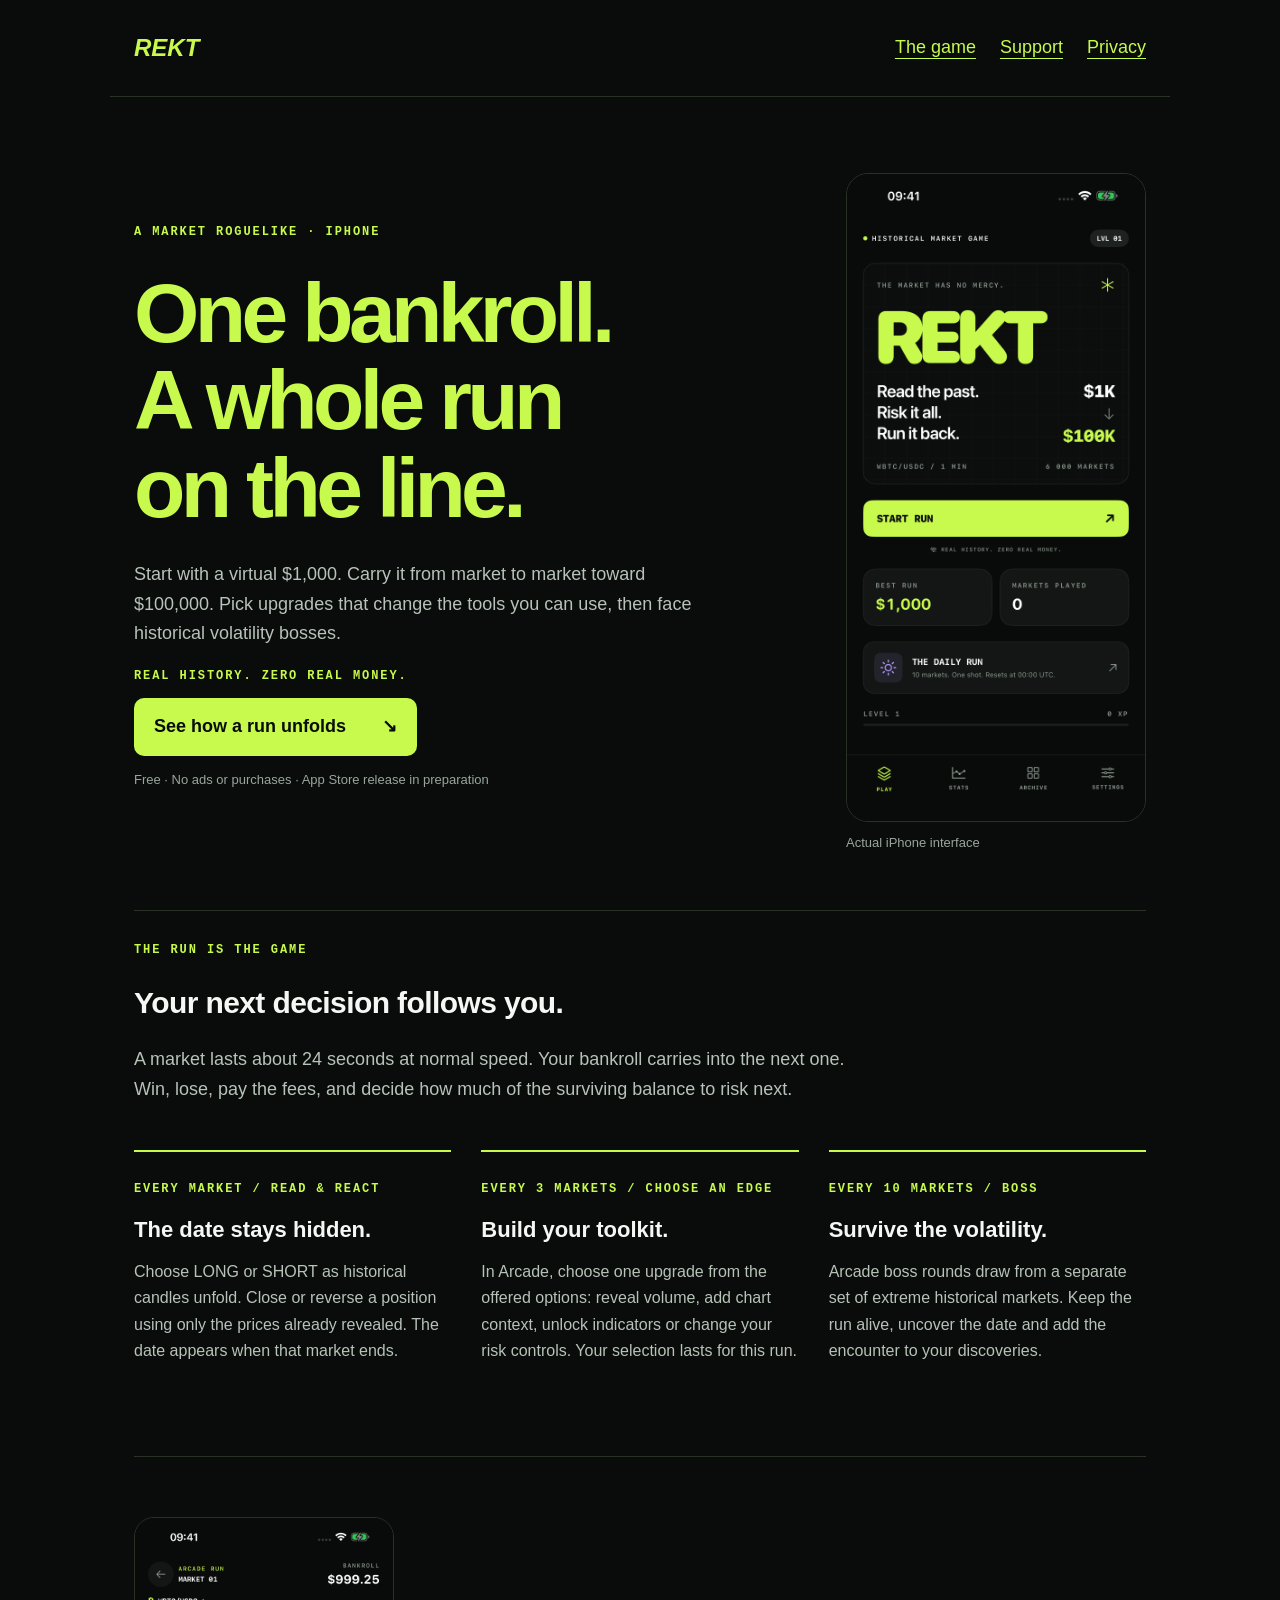
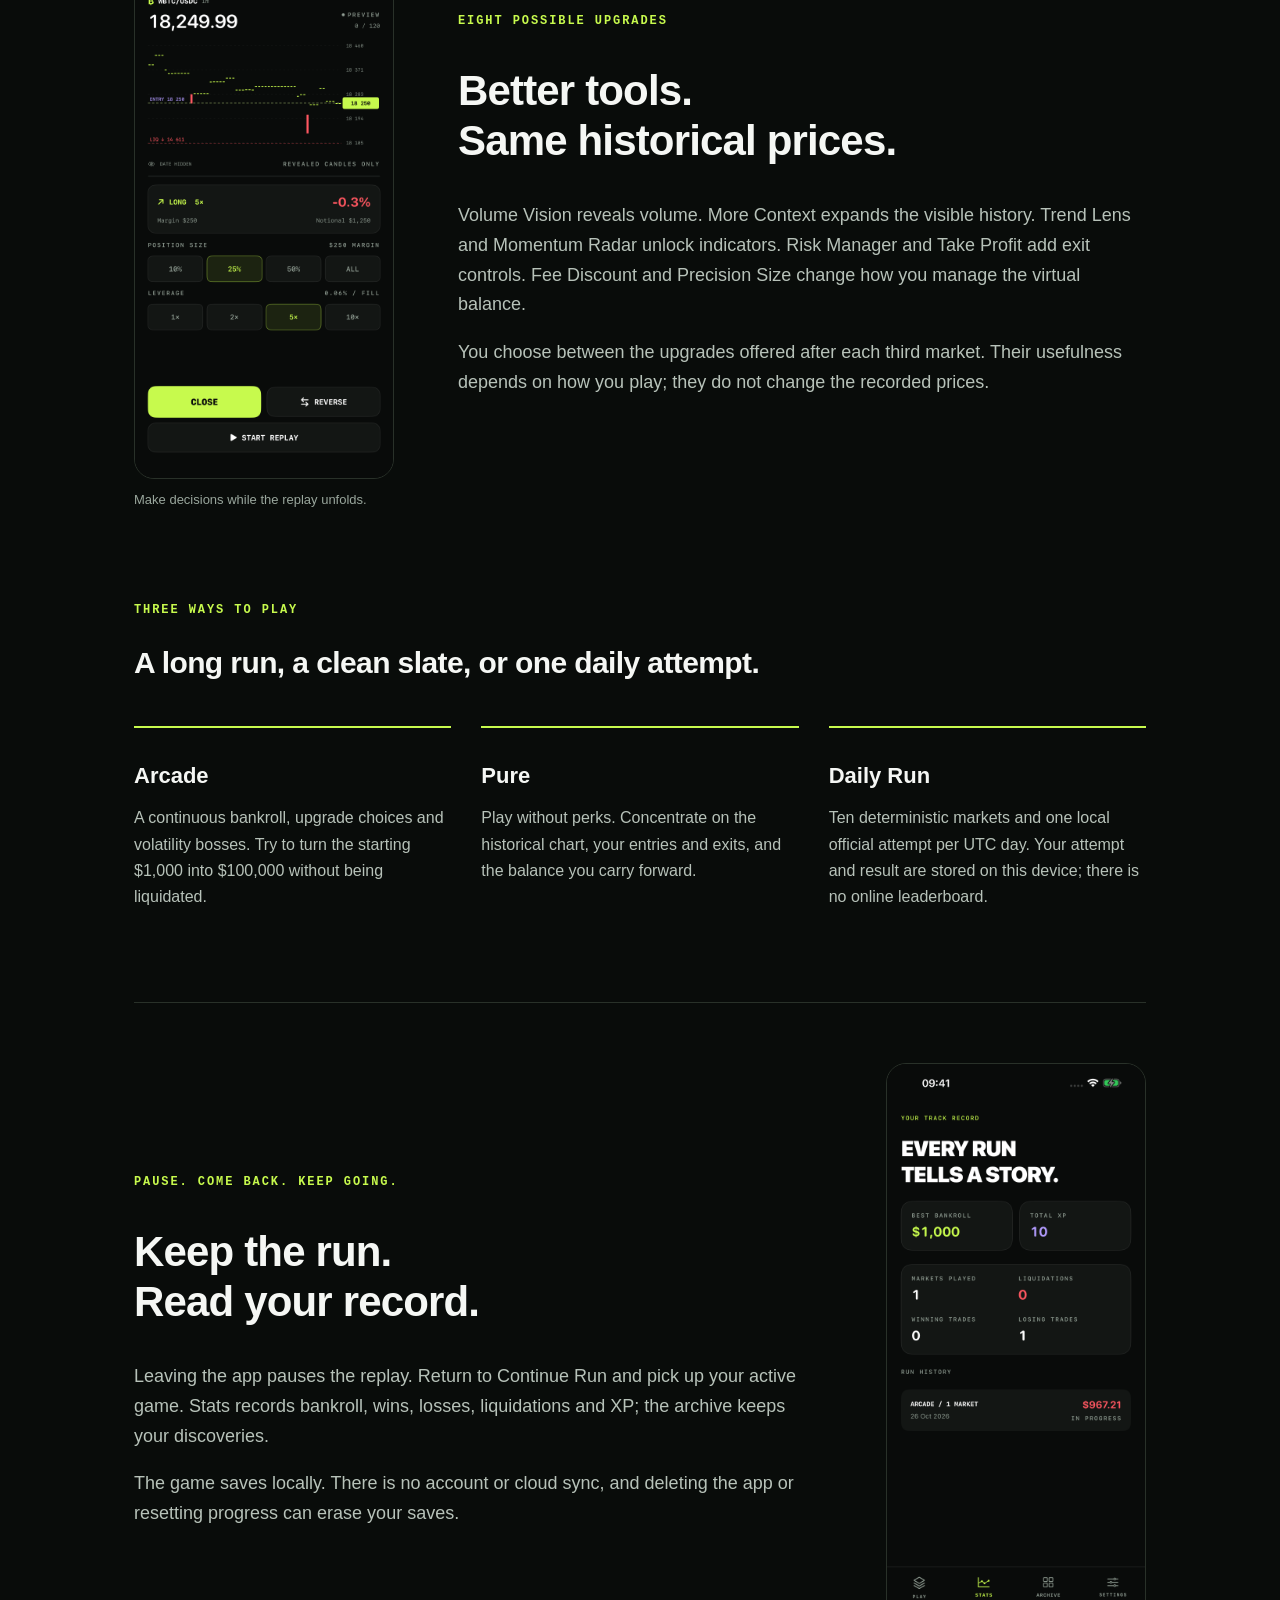
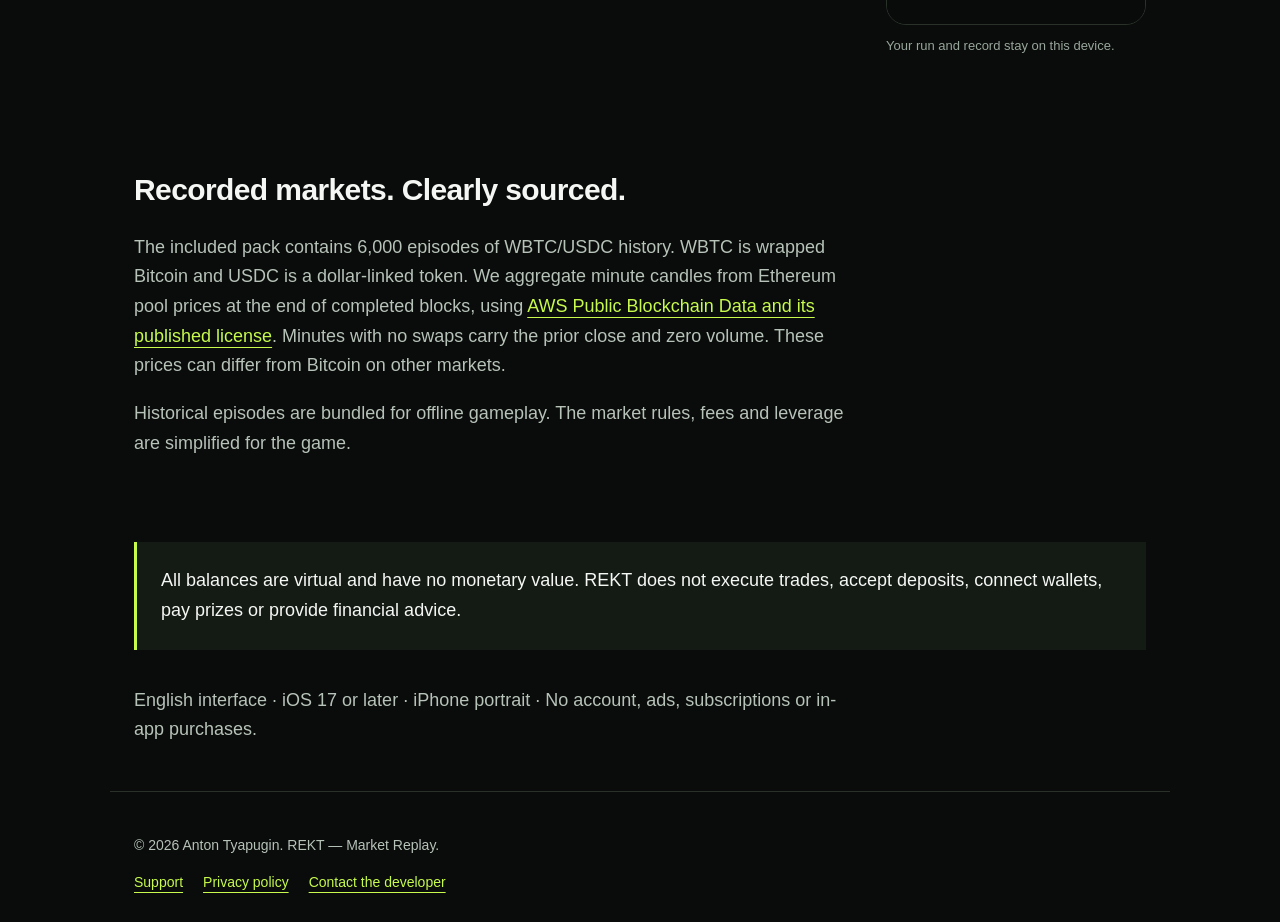
<file: index.html>
<!doctype html>
<html lang="en"><head><meta charset="utf-8"><meta name="viewport" content="width=device-width,initial-scale=1"><meta name="description" content="REKT is a market roguelike for iPhone. Carry a virtual bankroll through historical markets, choose upgrades and face volatility bosses."><meta name="theme-color" content="#090c0a"><title>REKT — A market roguelike for iPhone</title><link rel="icon" href="./icon.png"><link rel="stylesheet" href="./style.css"></head>
<body><nav aria-label="Main navigation"><a class="brand" href="./">REKT</a><a href="#run">The game</a><a href="./support.html">Support</a><a href="./privacy.html">Privacy</a></nav>
<main>
<section class="hero game-hero"><div><div class="eyebrow">A market roguelike · iPhone</div><h1>One bankroll.<br>A whole run<br>on the line.</h1><p>Start with a virtual $1,000. Carry it from market to market toward $100,000. Pick upgrades that change the tools you can use, then face historical volatility bosses.</p><p class="eyebrow">Real history. Zero real money.</p><a class="cta" href="#run">See how a run unfolds <span aria-hidden="true">↘</span></a><p class="release-note">Free · No ads or purchases · App Store release in preparation</p></div><figure class="hero-shot"><img src="./01-home.png" width="1320" height="2868" alt="Actual REKT iPhone home screen with Start Run, Daily Run and local progress"><figcaption>Actual iPhone interface</figcaption></figure></section>
<section id="run"><div class="eyebrow">The run is the game</div><h2>Your next decision follows you.</h2><p>A market lasts about 24 seconds at normal speed. Your bankroll carries into the next one. Win, lose, pay the fees, and decide how much of the surviving balance to risk next.</p><div class="steps"><article class="step"><span class="eyebrow">Every market / Read & react</span><h3>The date stays hidden.</h3><p>Choose LONG or SHORT as historical candles unfold. Close or reverse a position using only the prices already revealed. The date appears when that market ends.</p></article><article class="step"><span class="eyebrow">Every 3 markets / Choose an edge</span><h3>Build your toolkit.</h3><p>In Arcade, choose one upgrade from the offered options: reveal volume, add chart context, unlock indicators or change your risk controls. Your selection lasts for this run.</p></article><article class="step"><span class="eyebrow">Every 10 markets / Boss</span><h3>Survive the volatility.</h3><p>Arcade boss rounds draw from a separate set of extreme historical markets. Keep the run alive, uncover the date and add the encounter to your discoveries.</p></article></div></section>
<section class="screen-story"><figure><img src="./02-position.png" width="1320" height="2868" loading="lazy" alt="Actual REKT replay screen with a historical candlestick chart and position controls"><figcaption>Make decisions while the replay unfolds.</figcaption></figure><div><div class="eyebrow">Eight possible upgrades</div><h2>Better tools.<br>Same historical prices.</h2><p>Volume Vision reveals volume. More Context expands the visible history. Trend Lens and Momentum Radar unlock indicators. Risk Manager and Take Profit add exit controls. Fee Discount and Precision Size change how you manage the virtual balance.</p><p>You choose between the upgrades offered after each third market. Their usefulness depends on how you play; they do not change the recorded prices.</p></div></section>
<section><div class="eyebrow">Three ways to play</div><h2>A long run, a clean slate, or one daily attempt.</h2><div class="steps"><article class="step"><h3>Arcade</h3><p>A continuous bankroll, upgrade choices and volatility bosses. Try to turn the starting $1,000 into $100,000 without being liquidated.</p></article><article class="step"><h3>Pure</h3><p>Play without perks. Concentrate on the historical chart, your entries and exits, and the balance you carry forward.</p></article><article class="step"><h3>Daily Run</h3><p>Ten deterministic markets and one local official attempt per UTC day. Your attempt and result are stored on this device; there is no online leaderboard.</p></article></div></section>
<section class="screen-story reverse"><figure><img src="./04-stats.png" width="1320" height="2868" loading="lazy" alt="Actual REKT Stats screen with virtual bankroll, XP, markets played and saved run history"><figcaption>Your run and record stay on this device.</figcaption></figure><div><div class="eyebrow">Pause. Come back. Keep going.</div><h2>Keep the run.<br>Read your record.</h2><p>Leaving the app pauses the replay. Return to Continue Run and pick up your active game. Stats records bankroll, wins, losses, liquidations and XP; the archive keeps your discoveries.</p><p>The game saves locally. There is no account or cloud sync, and deleting the app or resetting progress can erase your saves.</p></div></section>
<section><h2>Recorded markets. Clearly sourced.</h2><p>The included pack contains 6,000 episodes of WBTC/USDC history. WBTC is wrapped Bitcoin and USDC is a dollar-linked token. We aggregate minute candles from Ethereum pool prices at the end of completed blocks, using <a href="https://registry.opendata.aws/aws-public-blockchain/">AWS Public Blockchain Data and its published license</a>. Minutes with no swaps carry the prior close and zero volume. These prices can differ from Bitcoin on other markets.</p><p>Historical episodes are bundled for offline gameplay. The market rules, fees and leverage are simplified for the game.</p></section>
<aside class="note">All balances are virtual and have no monetary value. REKT does not execute trades, accept deposits, connect wallets, pay prizes or provide financial advice.</aside>
<p>English interface · iOS 17 or later · iPhone portrait · No account, ads, subscriptions or in-app purchases.</p>
</main><footer><p>© 2026 Anton Tyapugin. REKT — Market Replay.</p><a href="./support.html">Support</a><a href="./privacy.html">Privacy policy</a><a href="mailto:developtonyt@icloud.com">Contact the developer</a></footer></body></html>
</file>
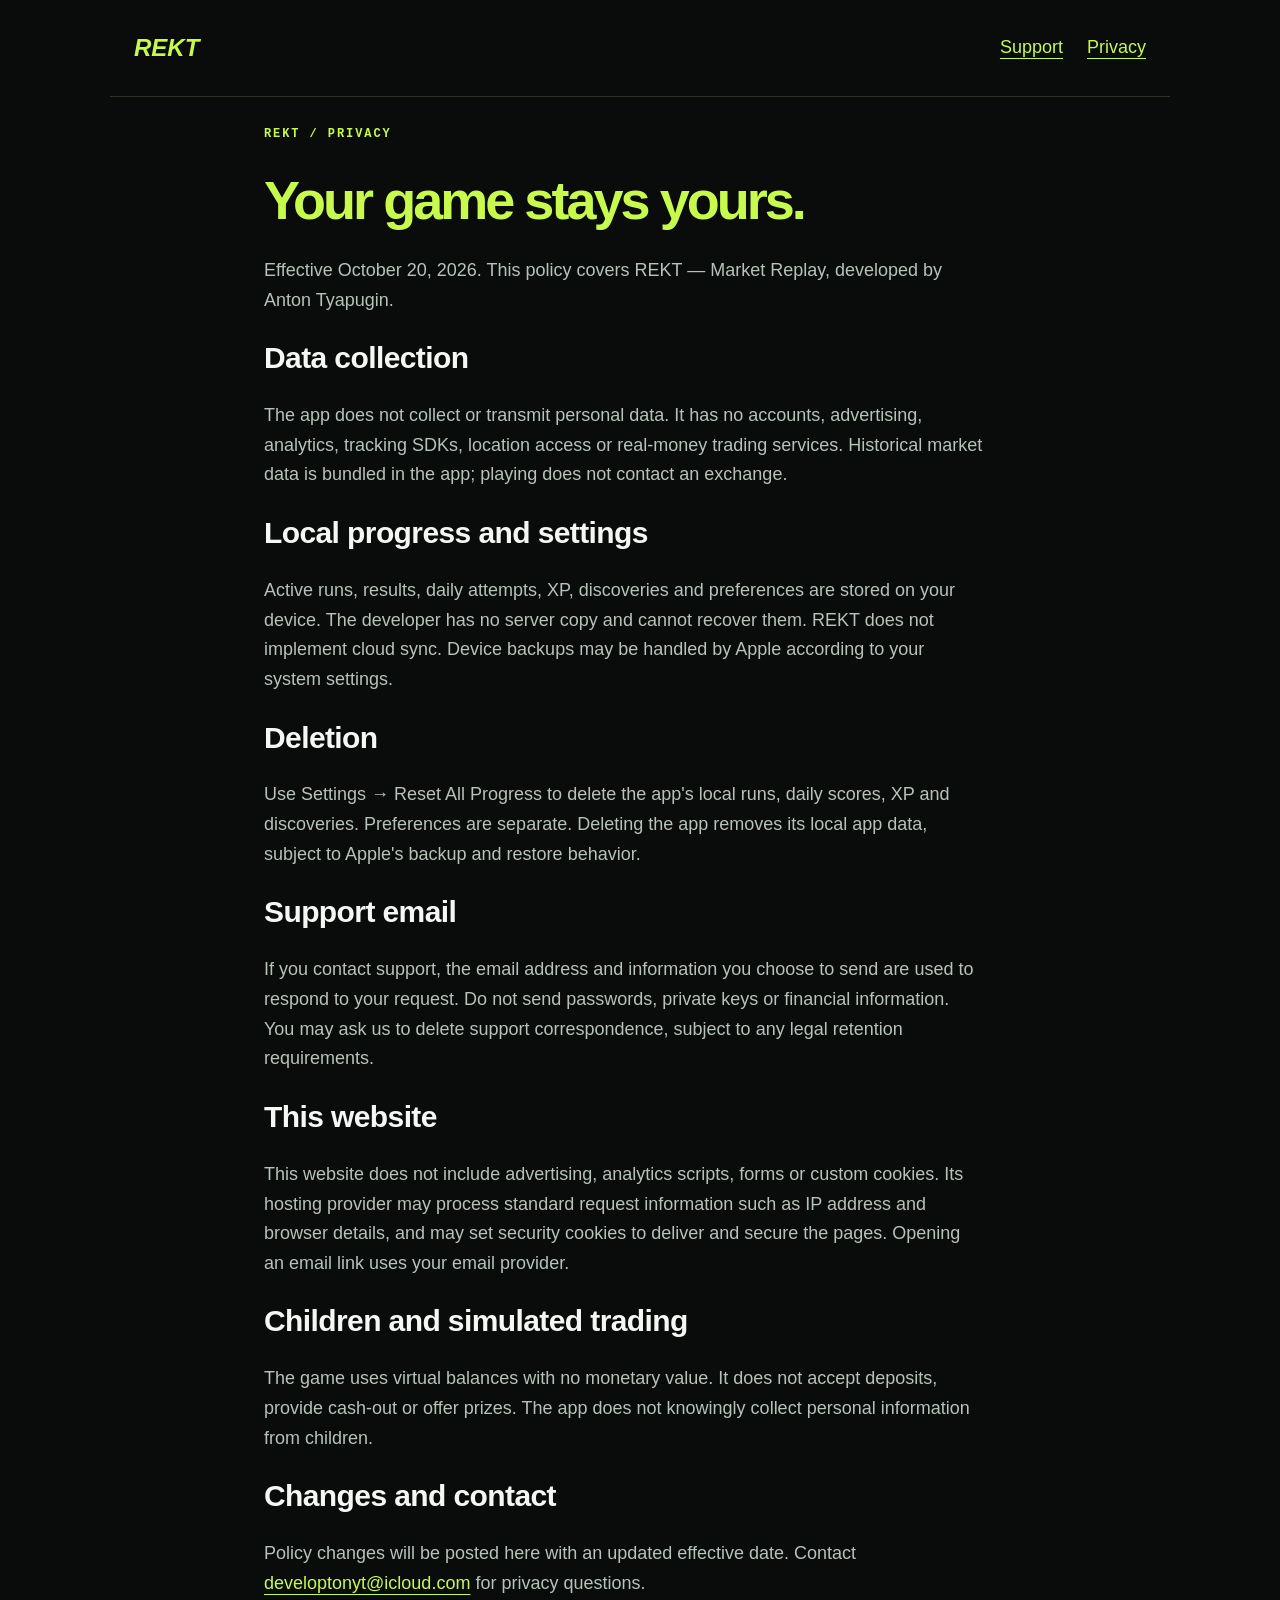
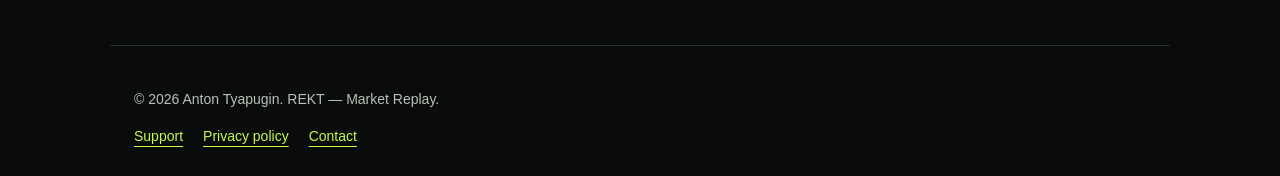
<file: privacy.html>
<!doctype html><html lang="en"><head><meta charset="utf-8"><meta name="viewport" content="width=device-width,initial-scale=1"><meta name="description" content="REKT stores game progress locally and does not collect analytics, identifiers or trading data."><meta name="theme-color" content="#090c0a"><title>REKT Privacy Policy</title><link rel="icon" href="./icon.png"><link rel="stylesheet" href="./style.css"></head><body><nav aria-label="Main navigation"><a class="brand" href="./">REKT</a><a href="./support.html">Support</a><a href="./privacy.html">Privacy</a></nav><main class="legal"><div class="eyebrow">REKT / Privacy</div><h1>Your game stays yours.</h1><p>Effective October 20, 2026. This policy covers REKT — Market Replay, developed by Anton Tyapugin.</p><h2>Data collection</h2><p>The app does not collect or transmit personal data. It has no accounts, advertising, analytics, tracking SDKs, location access or real-money trading services. Historical market data is bundled in the app; playing does not contact an exchange.</p><h2>Local progress and settings</h2><p>Active runs, results, daily attempts, XP, discoveries and preferences are stored on your device. The developer has no server copy and cannot recover them. REKT does not implement cloud sync. Device backups may be handled by Apple according to your system settings.</p><h2>Deletion</h2><p>Use Settings → Reset All Progress to delete the app's local runs, daily scores, XP and discoveries. Preferences are separate. Deleting the app removes its local app data, subject to Apple's backup and restore behavior.</p><h2>Support email</h2><p>If you contact support, the email address and information you choose to send are used to respond to your request. Do not send passwords, private keys or financial information. You may ask us to delete support correspondence, subject to any legal retention requirements.</p><h2>This website</h2><p>This website does not include advertising, analytics scripts, forms or custom cookies. Its hosting provider may process standard request information such as IP address and browser details, and may set security cookies to deliver and secure the pages. Opening an email link uses your email provider.</p><h2>Children and simulated trading</h2><p>The game uses virtual balances with no monetary value. It does not accept deposits, provide cash-out or offer prizes. The app does not knowingly collect personal information from children.</p><h2>Changes and contact</h2><p>Policy changes will be posted here with an updated effective date. Contact <a href="mailto:developtonyt@icloud.com">developtonyt@icloud.com</a> for privacy questions.</p></main><footer><p>© 2026 Anton Tyapugin. REKT — Market Replay.</p><a href="./support.html">Support</a><a href="./privacy.html">Privacy policy</a><a href="mailto:developtonyt@icloud.com">Contact</a></footer></body></html>
</file>
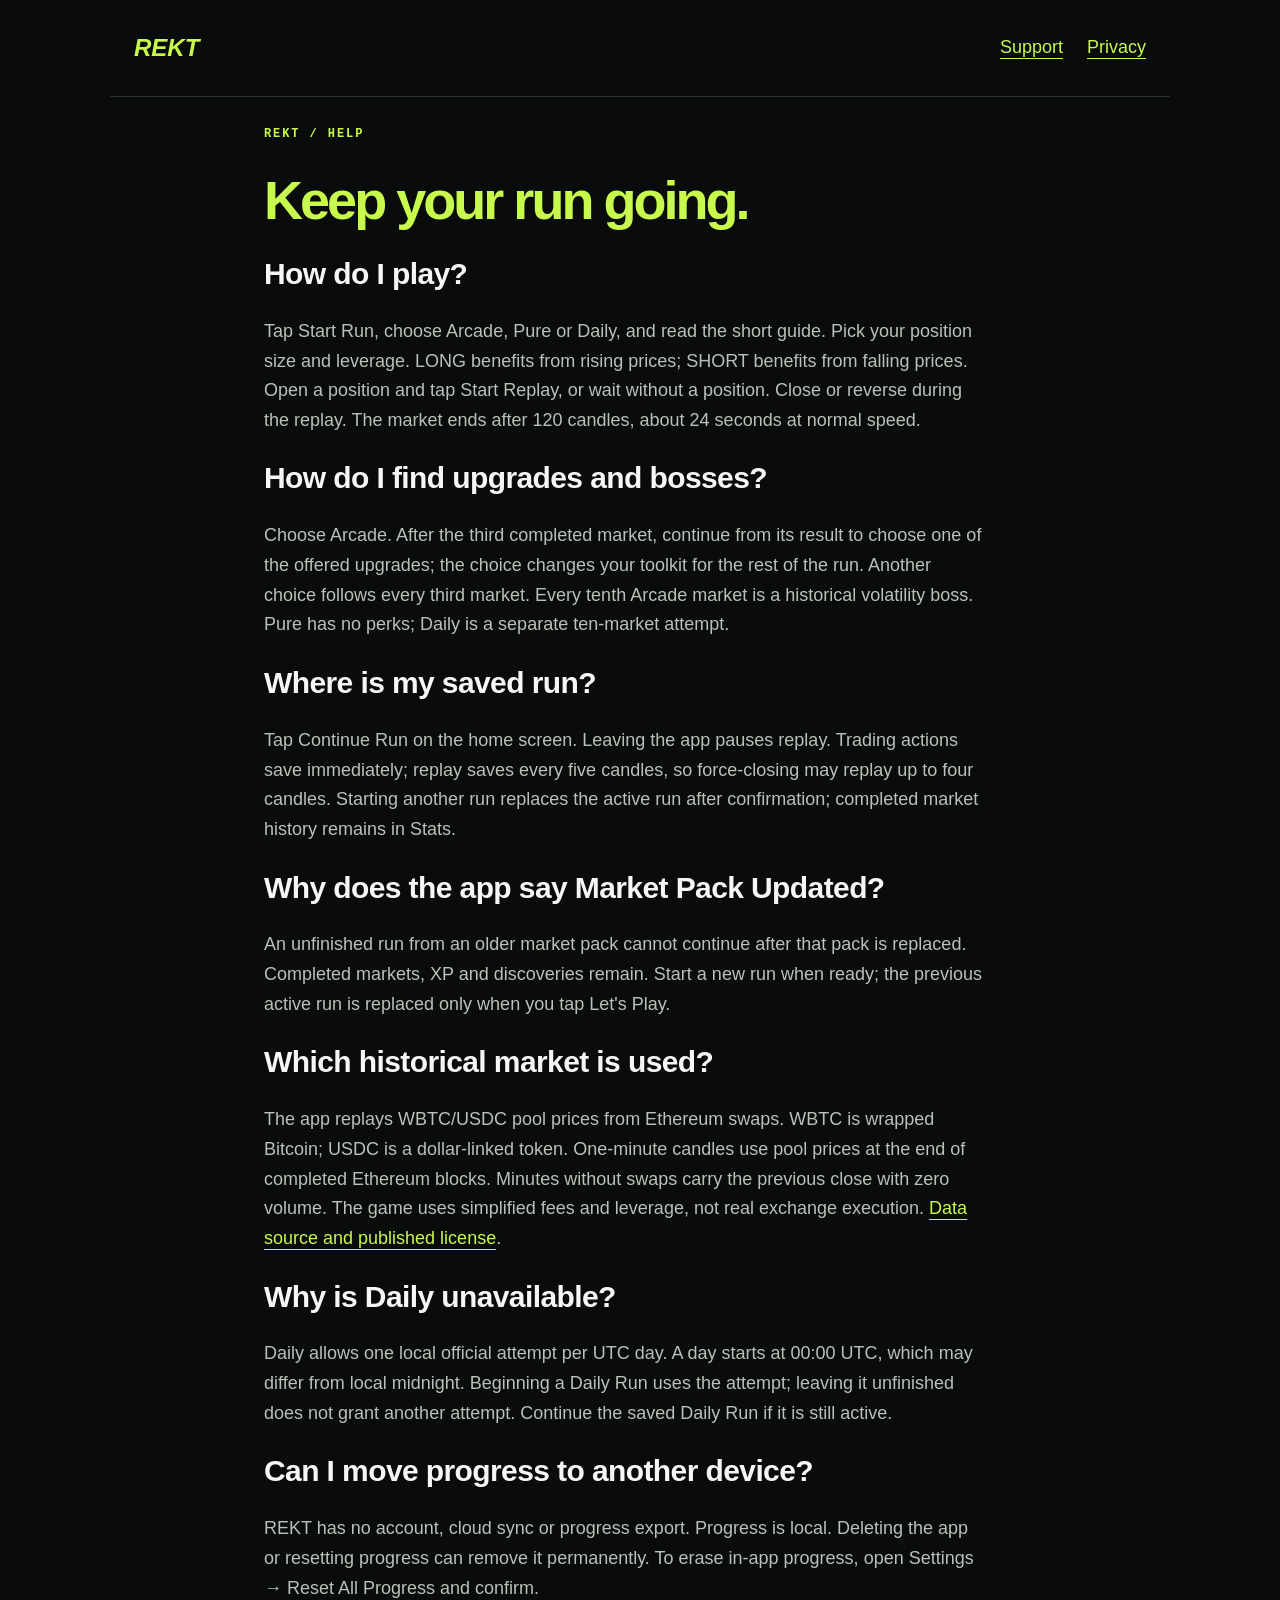
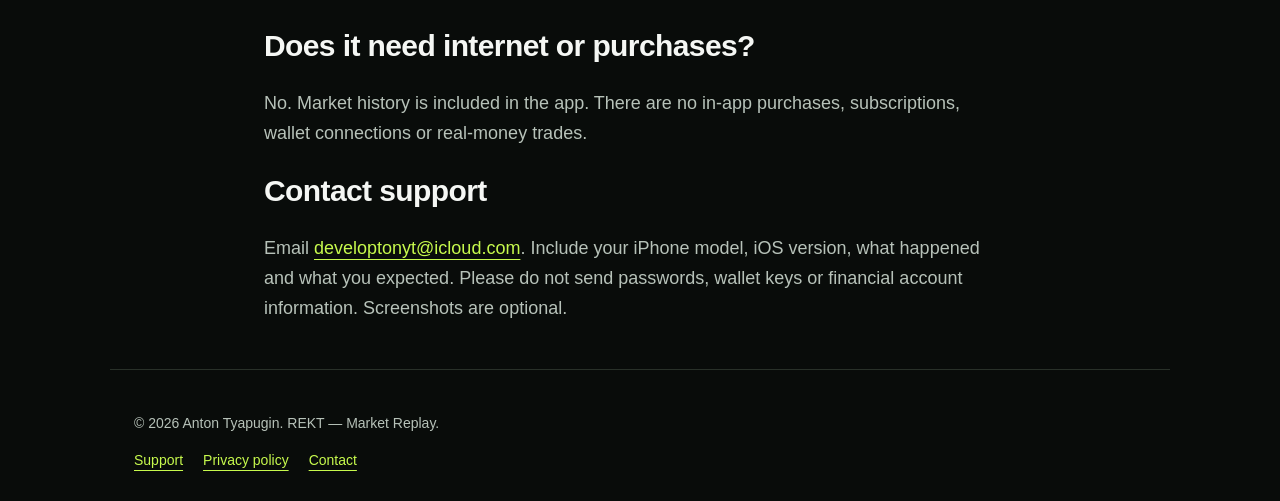
<file: support.html>
<!doctype html><html lang="en"><head><meta charset="utf-8"><meta name="viewport" content="width=device-width,initial-scale=1"><meta name="description" content="Help with replay, local saves, Daily Run and progress in REKT."><meta name="theme-color" content="#090c0a"><title>REKT Support</title><link rel="icon" href="./icon.png"><link rel="stylesheet" href="./style.css"></head><body><nav aria-label="Main navigation"><a class="brand" href="./">REKT</a><a href="./support.html">Support</a><a href="./privacy.html">Privacy</a></nav><main class="legal"><div class="eyebrow">REKT / Help</div><h1>Keep your run going.</h1><h2>How do I play?</h2><p>Tap Start Run, choose Arcade, Pure or Daily, and read the short guide. Pick your position size and leverage. LONG benefits from rising prices; SHORT benefits from falling prices. Open a position and tap Start Replay, or wait without a position. Close or reverse during the replay. The market ends after 120 candles, about 24 seconds at normal speed.</p><h2>How do I find upgrades and bosses?</h2><p>Choose Arcade. After the third completed market, continue from its result to choose one of the offered upgrades; the choice changes your toolkit for the rest of the run. Another choice follows every third market. Every tenth Arcade market is a historical volatility boss. Pure has no perks; Daily is a separate ten-market attempt.</p><h2>Where is my saved run?</h2><p>Tap Continue Run on the home screen. Leaving the app pauses replay. Trading actions save immediately; replay saves every five candles, so force-closing may replay up to four candles. Starting another run replaces the active run after confirmation; completed market history remains in Stats.</p><h2>Why does the app say Market Pack Updated?</h2><p>An unfinished run from an older market pack cannot continue after that pack is replaced. Completed markets, XP and discoveries remain. Start a new run when ready; the previous active run is replaced only when you tap Let's Play.</p><h2>Which historical market is used?</h2><p>The app replays WBTC/USDC pool prices from Ethereum swaps. WBTC is wrapped Bitcoin; USDC is a dollar-linked token. One-minute candles use pool prices at the end of completed Ethereum blocks. Minutes without swaps carry the previous close with zero volume. The game uses simplified fees and leverage, not real exchange execution. <a href="https://registry.opendata.aws/aws-public-blockchain/">Data source and published license</a>.</p><h2>Why is Daily unavailable?</h2><p>Daily allows one local official attempt per UTC day. A day starts at 00:00 UTC, which may differ from local midnight. Beginning a Daily Run uses the attempt; leaving it unfinished does not grant another attempt. Continue the saved Daily Run if it is still active.</p><h2>Can I move progress to another device?</h2><p>REKT has no account, cloud sync or progress export. Progress is local. Deleting the app or resetting progress can remove it permanently. To erase in-app progress, open Settings → Reset All Progress and confirm.</p><h2>Does it need internet or purchases?</h2><p>No. Market history is included in the app. There are no in-app purchases, subscriptions, wallet connections or real-money trades.</p><h2>Contact support</h2><p>Email <a href="mailto:developtonyt@icloud.com?subject=REKT%20support">developtonyt@icloud.com</a>. Include your iPhone model, iOS version, what happened and what you expected. Please do not send passwords, wallet keys or financial account information. Screenshots are optional.</p></main><footer><p>© 2026 Anton Tyapugin. REKT — Market Replay.</p><a href="./support.html">Support</a><a href="./privacy.html">Privacy policy</a><a href="mailto:developtonyt@icloud.com">Contact</a></footer></body></html>
</file>
<file: style.css>
*{box-sizing:border-box}body{margin:0;background:#090c0a;color:#f5f7f4;font:18px/1.65 -apple-system,BlinkMacSystemFont,Segoe UI,sans-serif}a{color:#c7fa4d;text-underline-offset:5px}a:focus-visible{outline:3px solid #c7fa4d;outline-offset:5px}nav,main,footer{max-width:1060px;margin:auto;padding:28px 24px}nav{display:flex;gap:24px;align-items:center;flex-wrap:wrap;border-bottom:1px solid #293129}nav .brand{font-weight:900;font-style:italic;font-size:24px;margin-right:auto;text-decoration:none}h1{font-size:clamp(46px,9vw,100px);line-height:1.04;letter-spacing:-.055em;margin:28px 0;color:#c7fa4d}h2{font-size:30px;line-height:1.2;letter-spacing:-.02em}p{max-width:720px;color:#b7c2b9}.eyebrow{color:#c7fa4d;font:700 12px/1.6 ui-monospace,monospace;letter-spacing:.16em;text-transform:uppercase}.hero{padding:48px 0 56px;border-bottom:1px solid #293129}.hero img{width:94px;border-radius:24px;float:right;margin:10px 0 24px 28px}.steps{display:grid;grid-template-columns:repeat(3,1fr);gap:30px;margin:45px 0}.step{border-top:2px solid #c7fa4d;padding-top:20px}.step p{font-size:16px}.note{padding:24px;background:#141b15;border-left:3px solid #c7fa4d;margin:36px 0}.legal{max-width:800px}.legal h1{font-size:54px}footer{font-size:14px;color:#99a69c;border-top:1px solid #293129}footer a{margin-right:20px}@media(max-width:680px){.steps{grid-template-columns:1fr}.hero img{width:68px}nav{gap:14px}.hero{padding-top:20px}.legal h1{font-size:42px}}
html{scroll-behavior:smooth;scroll-padding-top:24px}h3{font-size:22px;line-height:1.25;margin:14px 0}section{padding:30px 0}figure{margin:0}.game-hero{display:grid;grid-template-columns:1.6fr 1fr;gap:60px;align-items:center}.game-hero h1{font-size:clamp(48px,7vw,84px)}.hero .hero-shot img{float:none;display:block;width:100%;height:auto;margin:0;border-radius:22px;border:1px solid #293129}.hero-shot{max-width:300px;justify-self:end}.cta{display:inline-flex;gap:36px;background:#c7fa4d;color:#090c0a;font-weight:800;padding:14px 20px;border-radius:10px;text-decoration:none}.release-note,figcaption{font-size:13px;color:#99a69c}figcaption{padding-top:10px}.screen-story{display:grid;grid-template-columns:260px 1fr;gap:64px;align-items:center;border-top:1px solid #293129;padding:60px 0}.screen-story img{display:block;width:100%;height:auto;border:1px solid #293129;border-radius:20px}.screen-story h2{font-size:42px}.reverse figure{grid-column:2;grid-row:1}.reverse div{grid-column:1;grid-row:1}.reverse{grid-template-columns:1fr 260px}@media(max-width:680px){.game-hero,.screen-story,.reverse{grid-template-columns:1fr;gap:30px}.hero-shot{justify-self:center;max-width:260px}.screen-story figure,.reverse figure{grid-column:1;grid-row:auto;max-width:240px;margin:auto}.reverse div{grid-column:1;grid-row:auto}.screen-story h2{font-size:34px}.game-hero{padding-top:20px}.steps{gap:14px}html{scroll-behavior:auto}}@media(prefers-reduced-motion:reduce){html{scroll-behavior:auto}}
</file>
